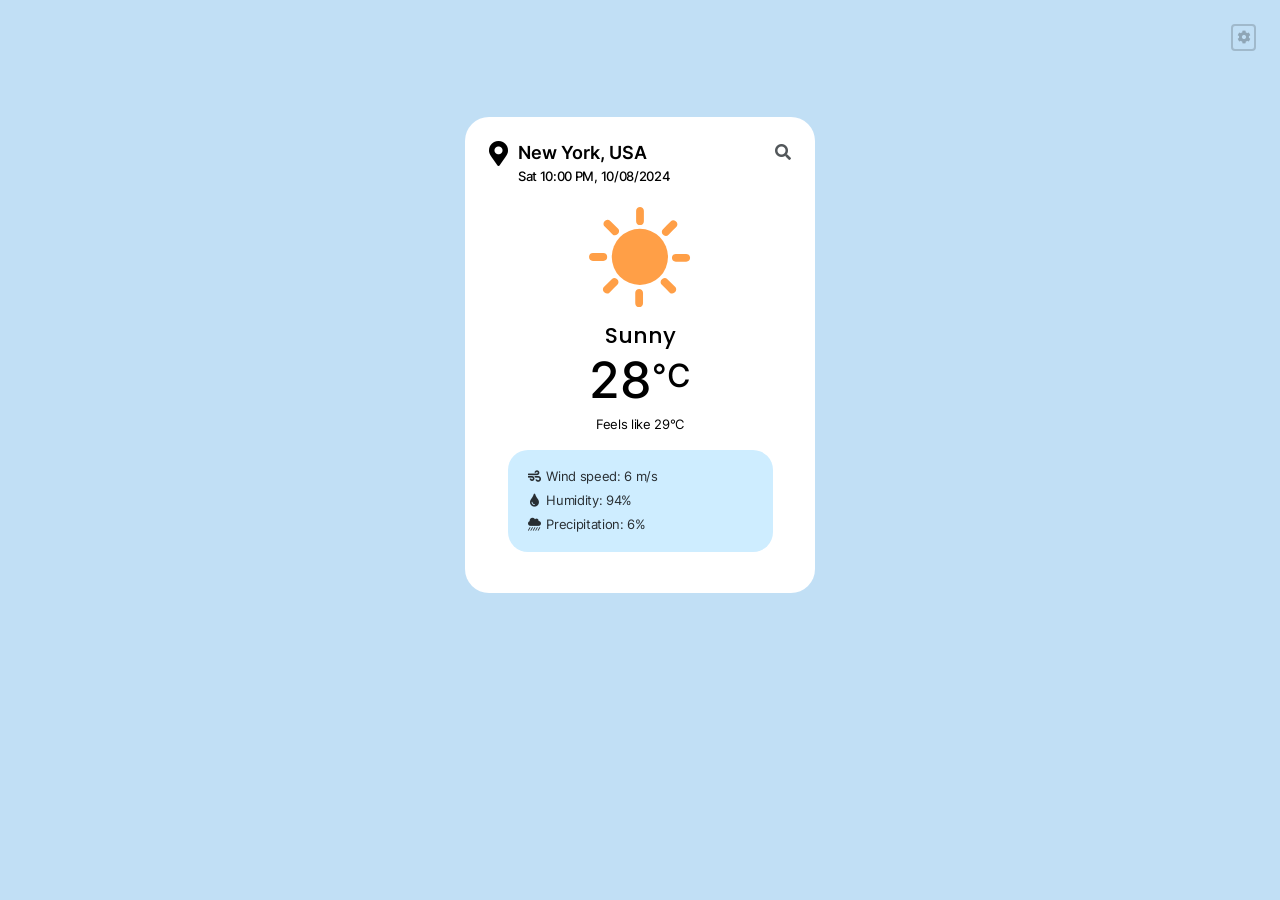
<file: index.html>
<!DOCTYPE html>
<html lang="en" dark="0">
<head>
    <title>Weather App</title>
    <meta charset="UTF-8">
    <meta name="viewport" content="width=device-width, initial-scale=1.0">
    <link rel="stylesheet" href="weather_app_style.css">
    <link rel="stylesheet" href="https://cdnjs.cloudflare.com/ajax/libs/font-awesome/5.15.4/css/all.min.css" crossorigin="anonymous">
</head>
<body>
    <div class="main-container">
        <div class="header-section">
            <div class="info-section">
                <div class="icon">
                    <i class="fas fa-map-marker-alt"></i>
                </div>
                <div class="info-details">
                    <h3 id="label-name">New York, USA</h3>
                    <div id="label-timestamp">
                        Sat 10:00 PM, 10/08/2024 
                    </div>
                </div>
                <div class="search-icon-light">
                    <i class="fas fa-search"></i>
                </div>
                <div class="info-area"></div>
            </div>
            <div class="search-section">
                <div class="search-box">
                    <div class="search-icon">
                        <i class="fas fa-search"></i>
                    </div>
                    <div class="loader-box"><div class="loader"></div></div>
                    <input id="search-input" name="search-input" placeholder="Search">
                </div>
                <div class="popup-message"></div>    
            </div>
        </div>
        <div class="weather-content">
            <div class="weather-icon-box"><img id="weather-icon" src="images/weather_1.svg" height="100%"></div>
            <div id="label-description">Sunny</div>
            <div class="temp-container">
                <div id="label-temp">28</div>
                <div class="temp-unit">°C</div>
            </div>
            <div class="feels-like">
                Feels like <span id="label-feels-like">29</span>°C
            </div>
            <div class="details-card">
                <div class="detail">
                    <div class="item-icon"><i class="fas fa-wind"></i></div>
                    Wind speed: <span id="label-wind-speed">6 m/s</span>
                </div>
                <div class="detail">
                    <div class="item-icon"><i class="fas fa-tint"></i></div>
                    Humidity: <span id="label-humidity">94%</span>
                </div>
                <div class="detail">
                    <div class="item-icon"><i class="fas fa-cloud-showers-heavy"></i></div>
                    Precipitation: <span id="label-precipitation">6%</span>
                </div>
            </div>
        </div>
    </div>
    <button id="theme-switch" title="theme"><i class="fas fa-cog"></i></button>
    <script type="module" src="weather_app.js"></script>
</body>
</html>
</file>
<file: weather_app_style.css>
@font-face {
    font-family: 'Inter';
    src: url(fonts/Inter-VariableFont_slnt\,wght.ttf);
}

@font-face {
    font-family: 'Poppins';
    src: url(fonts/Poppins-Medium.ttf);
}

* {
    box-sizing: border-box;
    margin: 0;
    padding: 0;
}

/* constants */

/* light mode */
html:not([dark="1"]) {
    --body-bg-color: #c1dff5;
    --text-color: #000;
    --main-bg-color: #fff;
    --detail-text-color: #282e32;
    --detail-bg-color: #ceedff;
}

/* dark mode */
html[dark="1"] {
    --body-bg-color: #607798;
    --text-color: #fff;
    --main-bg-color: linear-gradient(to bottom, #464956, #2a2f4b);
    --detail-text-color: #fff;
    --detail-bg-color: #242943;
}

body {
    font-family: 'Inter', sans-serif;
    font-weight: 400;
    background: var(--body-bg-color);
    color: var(--text-color);
}

.main-container {
    margin: auto;
    margin-top: 13vh;
    width: 100%;
    max-width: 350px;
    height: 476px;
    border-radius: 24px;
    background: var(--main-bg-color);
    overflow: hidden;
}

.header-section {
    padding: 24px;
    padding-top: 22px;
    padding-bottom: 0px;
    height: 80px;
}

.info-section {
    display: flex;
    position: relative;
}

.info-section .icon {
    margin-right: 10px;
    font-size: 25px;
}

.info-details, .feels-like, .details-card {
    font-size: 13px;
    letter-spacing: -0.02rem;
}

.info-details {
    padding-top: 3px;
    font-weight: 500;
}

.info-details h3 {
    padding-bottom: 5px;
    font-size: 18px;
    font-weight: 600;
    letter-spacing: normal;
}

.info-area {
    position: absolute;
    top: -22px;
    left: -24px;
    width: 350px;
    height: 80px;
    cursor: pointer;
}

.search-icon-light {
    position: absolute;
    right: 0px;
    display: flex;
    align-items: center;
    height: 26px;
    color: var(--detail-text-color);
    opacity: 80%;
}

.search-section {
    display: none;
}

.search-box {
    display: flex;
    align-items: center;
    height: 34px;
    border-radius: 24px;
    background: #ececec;
}

.search-box:hover {
    background: #e0e0e0;
}

#search-input {
    border: 0;
    width: 100%;
    height: 100%;
    padding-left: 4px;
    padding-right: 10px;
    font-family: inherit;
    font-weight: 500;
    font-size: 15px;
    background: transparent;
}

#search-input:focus {
    outline: none;
}

#search-input::placeholder {
    color: #7e7e7e;
    opacity: 100%;
}

.search-icon {
    display: flex;
    align-items: center;
    height: 30px;
    padding: 6px;
    margin-left: 6px;
    font-size: 18px;
    border-radius: 50%;
    cursor: pointer;
    color: #3b454d;
}

.loader-box{
    display: none;
    justify-content: center;
    align-items: center;
    height: 30px;
    width: 30px;
    flex-shrink: 0;
    margin-left: 6px;
}

.loader {
    width: 22px;
    height: 22px;
    border-radius: 50%;
    border: 4px solid #c0c0c0;
    border-bottom-color: #555;
    animation: loading 1.2s linear infinite;
}

@keyframes loading {
    0% {transform: rotate(0)}
    100% {transform: rotate(360deg)} 
}

.popup-message {
    visibility: hidden;
    position: absolute;
    margin-left: 36px;
    z-index: 1;
    padding: 10px 14px;
    font-size: 13px;
    border-radius: 4px;
    box-shadow: 1px 1px 4px rgba(0,0,0,0.4);
    background: #ccc;
    color: #000;
}

.popup-message.show {
    visibility: visible;
    animation: fade-in 0.7s;
}

@keyframes fade-in {
    0% {
        opacity: 0;
        margin-top: -6px;
        visibility: hidden;
    }
    50% {
        margin-top: 0;
    }
    100% {
        opacity: 1;
        visibility: visible;
    }
}

.weather-content {
    display: flex;
    flex-direction: column;
    align-items: center;
}

.weather-icon-box {
    width: 120px;
    height: 120px;
}

#label-description {
    margin-top: 5px;
    font-family: 'Poppins', sans-serif;
    font-size: 22px;
    line-height: 28px;
}

.temp-container {
    display: flex;
    font-size: 50px;
    font-weight: 500;
}

.temp-unit {
    padding-top: 6px;
    font-size: 32px;
}

.feels-like {
    margin-top: 6px;
}

.details-card {
    display: flex;
    flex-direction: column;
    width: 265px;
    padding: 18px 20px;
    padding-bottom: 20px;
    margin-top: 18px;
    row-gap: 8px;
    border-radius: 20px;
    color: var(--detail-text-color);
    background: var(--detail-bg-color);
}

.details-card .item-icon {
    display: inline-block;
    margin-right: 2px;
    width: 13px;
    text-align: center;
}

#theme-switch {
    display: flex;
    justify-content: center;
    align-items: center;
    position: absolute; 
    top: 24px; 
    right: 24px;
    width: 25px;
    height: 27px;
    border: 2px solid #000a;
    border-radius: 4px;
    color: #000;
    background: transparent;
    opacity: 25%;
}

#theme-switch:hover {
    background: #fff4;
    opacity: 100%;
}
</file>
